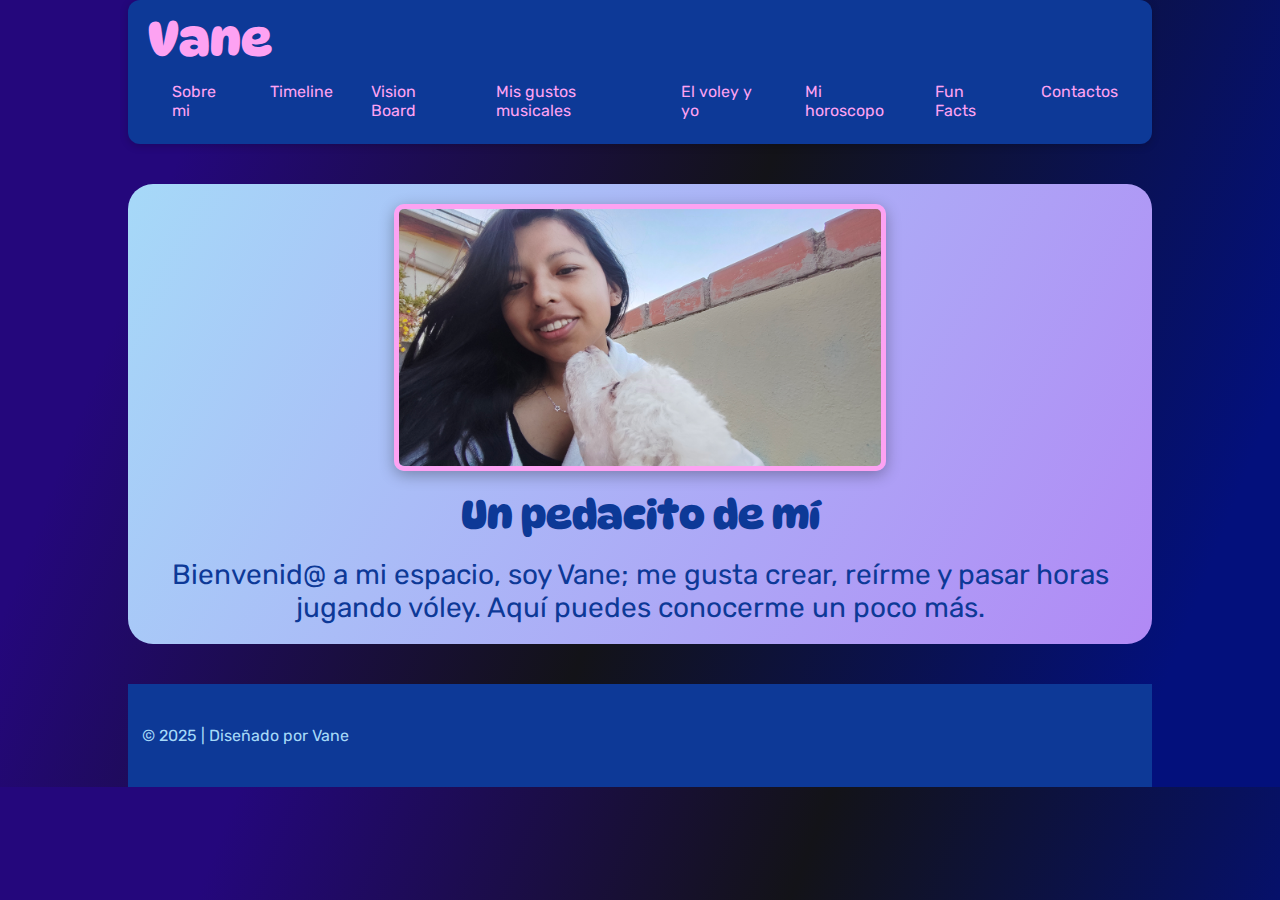
<file: index.html>
<!DOCTYPE html>
<html lang ="es">
<head>
    <meta charset="UTF-8">
    <meta name="viewport" content="width=device-width, initial-scale=1.0">
    <title>Mi pagina personal</title>
    <link rel="stylesheet" href="estilos/estilos.css">
</head>
<body>
<div class="contenedor">
    <!-- Es el divisor por defecto-->
    <header>
        <!-- Header es un contenedor para los elementos que identifican este contenido. Puede ir el menú y otros-->
        <h1><a href="">Vane</a>
            <!-- Las etiquetas h sirven para titulares (headings)-->
        </h1>
        <nav>
            <!-- Estructural: elementos de navegación-->
            <ul>
                <!-- Textual: sirve para crear listas-->
                <li>
                    <!-- TEXTUAL: sirve para crear items de lista-->


                </li>
                <li><a href="sobre_mi.html">Sobre mi</a></li>
                <li><a href="timelin.html">Timeline</a></li>
                <li><a href="Vision Board.html">Vision Board</a></li>
                <li><a href="mis_gustos_musicales.html">Mis gustos musicales</a></li>
                <li><a href="el_voley_y_yo.html">El voley y yo</a></li>
                <li><a href="mi_horoscopo.html">Mi horoscopo</a></li>
                <li><a href="fun_facts.html">Fun Facts</a></li>
                <li><a href="contacto.html">Contactos</a></li>
            </ul>
        </nav>
    </header>
<main>
  <div class="hero">
      <figure>
          <img src="imagenes/image_yo.png" alt="Foto de Vanesa">
      </figure>
      <h2>Un pedacito de mí</h2>
      <p>
          Bienvenid@ a mi espacio, soy Vane; me gusta crear, reírme y pasar horas jugando vóley.
          Aquí puedes conocerme un poco más.
      </p>
  </div>
</main>

    <footer>
    <p>© 2025 | Diseñado por Vane</p>
        
    </footer>
</div>


</body>
</html>
</file>
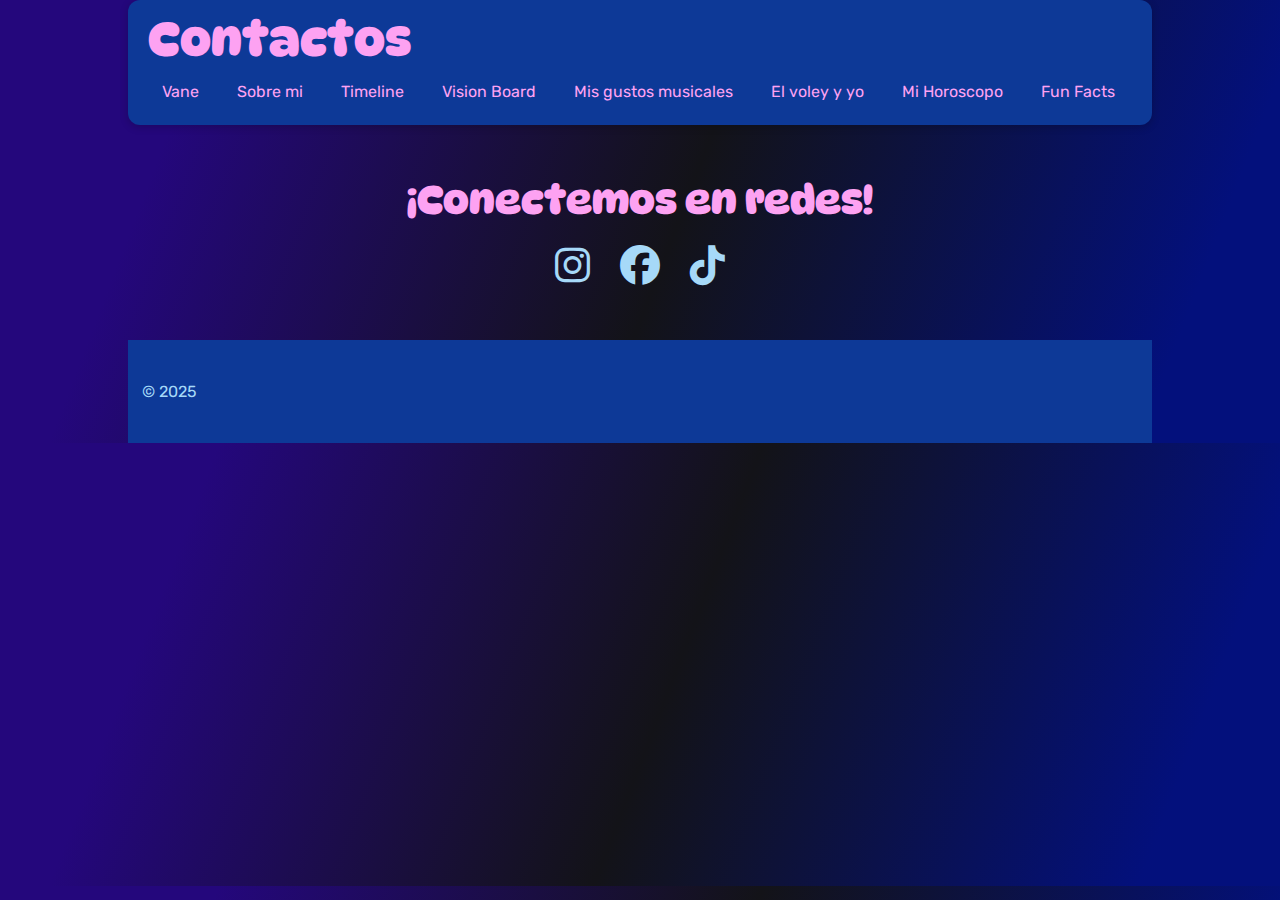
<file: contacto.html>
<!DOCTYPE html>
<html lang="es">
<head>
  <meta charset="UTF-8">
  <meta name="viewport" content="width=device-width, initial-scale=1.0">
  <title>Contacto</title>
  <link rel="stylesheet" href="estilos/estilos.css">
  <link rel="stylesheet" href="https://cdnjs.cloudflare.com/ajax/libs/font-awesome/6.5.0/css/all.min.css">
  <style>
    .contactos {
      max-width: 600px;
      margin: 50px auto;
      text-align: center;
    }

    .contactos h2 {
      font-size: var(--h2);
      margin-bottom: 20px;
      color: var(--rosa-claro);
    }

    .redes {
      display: flex;
      justify-content: center;
      gap: 30px;
      margin-top: 20px;
    }

    .redes a {
      font-size: 40px;
      color: var(--celeste-claro);
      transition: 0.3s;
    }

    .redes a:hover {
      color: var(--rosa-claro);
      transform: scale(1.2);
    }
  </style>
</head>
<body>
<div class="contenedor">

  <header>
    <h1><a href="">Contactos</a></h1>
    <nav>
      <ul>
        <li><a href="index.html">Vane</a></li>                
        <li><a href="sobre_mi.html">Sobre mi</a></li>
        <li><a href="timelin.html">Timeline</a></li>
        <li><a href="Vision Board.html">Vision Board</a></li>
        <li><a href="mis_gustos_musicales.html">Mis gustos musicales</a></li>
        <li><a href="el_voley_y_yo.html">El voley y yo</a></li>
        <li><a href="mi_horoscopo.html">Mi Horoscopo</a></li>
        <li><a href="fun_facts.html">Fun Facts</a></li>
      </ul>
    </nav>
  </header>

  <main>
    <div class="contactos">
      <h2>¡Conectemos en redes! </h2>
      <div class="redes">
        <a href="https://www.instagram.com/vanesa.a_a?igsh=ZHVzcDFxeTNnZGV5" target="_blank"><i class="fa-brands fa-instagram"></i></a>
        <a href="https://www.facebook.com/share/1A5arTghx8/" target="_blank"><i class="fa-brands fa-facebook"></i></a>
        <a href="https://www.tiktok.com/@adrivane.aep?_t=ZM-900sIJGJJ99&_r=1" target="_blank"><i class="fa-brands fa-tiktok"></i></a>
      </div>
    </div>
  </main>

  <footer>
    <p>© 2025</p>
  </footer>

</div>
</body>
</html>
</file>
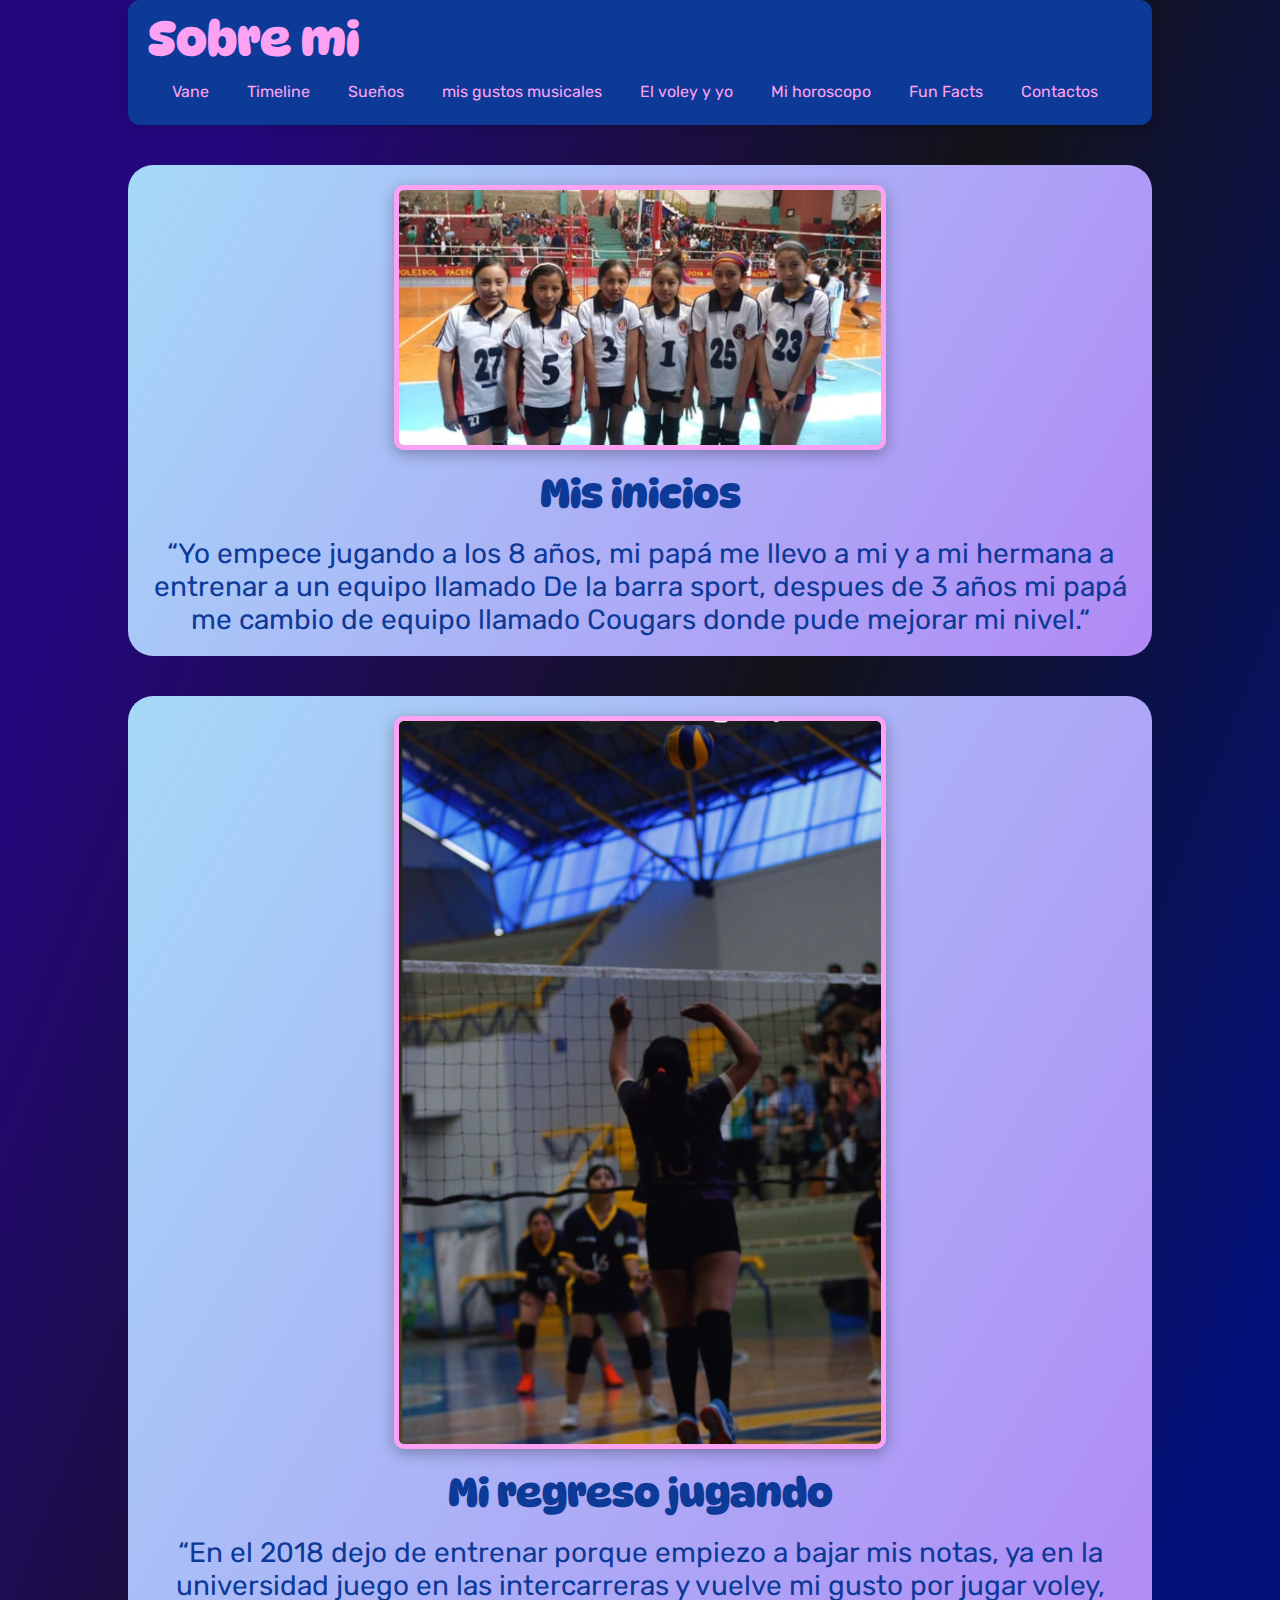
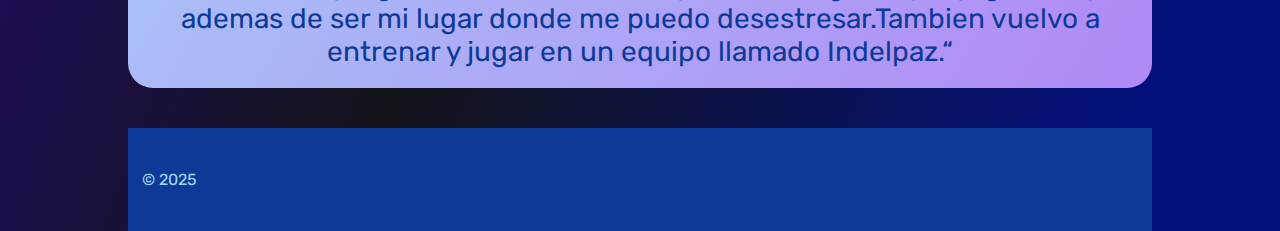
<file: el_voley_y_yo.html>
<!DOCTYPE html>
<html lang ="es">
<head>
    <meta charset="UTF-8">
    <meta name="viewport" content="width=device-width, initial-scale=1.0">
    <title>Sobre mi</title>
    <link rel="stylesheet" href="estilos/estilos.css">
</head>
<body>
<div class="contenedor">
    <!-- Es el divisor por defecto-->
    <header>
        <!-- Header es un contenedor para los elementos que identifican este contenido. Puede ir el menú y otros-->
        <h1><a href="">Sobre mi</a>
            <!-- Las etiquetas h sirven para titulares (headings)-->
        </h1>
        <nav>
            <!-- Estructural: elementos de navegación-->
            <ul>
                <!-- Textual: sirve para crear listas-->
                <li>
                    <!-- TEXTUAL: sirve para crear items de lista-->


                </li>
                <li><a href="index.html">Vane</a></li>
                <li><a href="timelin.html">Timeline</a></li>
                <li><a href="sueños.html">Sueños</a></li>
                <li><a href="mis_gustos_musicales.html">mis gustos musicales</a></li>
                <li><a href="el_voley_y_yo.html">El voley y yo</a></li>
                <li><a href="mi_horoscopo.html">Mi horoscopo</a></li>
                <li><a href="fun_facts.html">Fun Facts</a></li>
                <li><a href="contacto.html">Contactos</a></li>
            </ul>
        </nav>
    </header>
<main>
  <div class="hero">
    <figure>
          <img src="imagenes/yo_voley.png" alt="Foto de Vanesa">
      </figure>
      <h2>Mis inicios</h2>
      <p>
        “Yo empece jugando a los 8 años, mi papá me llevo a mi y a mi hermana a entrenar a un equipo llamado De la barra sport, despues de 3 años mi papá me cambio de equipo llamado Cougars donde pude mejorar mi nivel.“
      </p>
  </div>
    <div class="hero">
    <figure>
          <img src="imagenes/yo jugando.jpg" alt="Foto de Vanesa">
      </figure>
      <h2>Mi regreso jugando</h2>
      <p>
        “En el 2018 dejo de entrenar porque empiezo a bajar mis notas, ya en la universidad juego en las intercarreras y vuelve mi gusto por jugar voley, ademas de ser mi lugar donde me puedo desestresar.Tambien vuelvo a entrenar y jugar en un equipo llamado Indelpaz.“
      </p>
  </div>
</main>

    <footer>
        <p>© 2025</p>
        
    </footer>
</div>


</body>
</html>
</file>
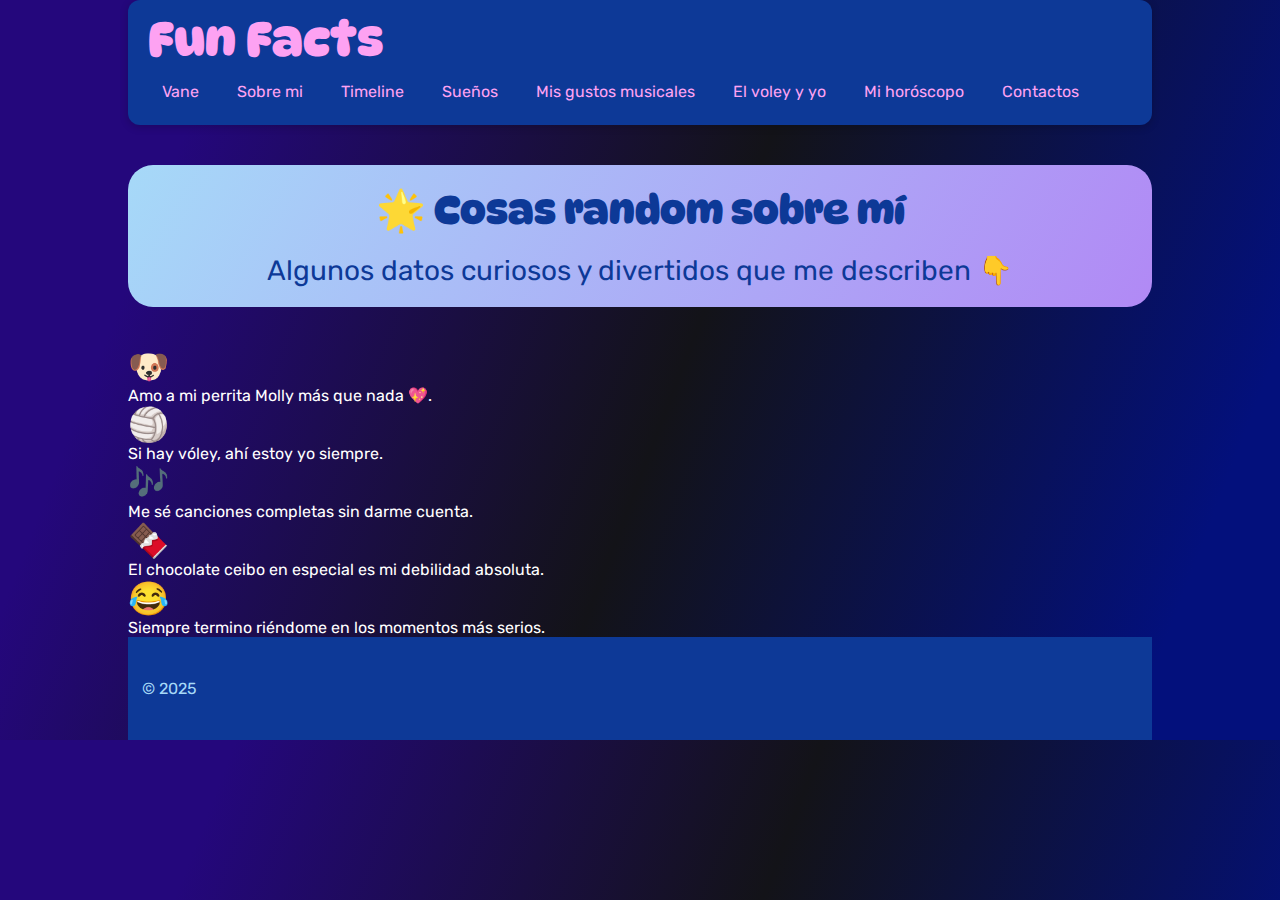
<file: fun_facts.html>
<!DOCTYPE html>
<html lang="es">
<head>
  <meta charset="UTF-8">
  <meta name="viewport" content="width=device-width, initial-scale=1.0">
  <title>Fun Facts</title>
  <link rel="stylesheet" href="estilos/estilos.css">
</head>
<body>
<div class="contenedor">

  <!-- HEADER -->
  <header>
    <h1><a href="">Fun Facts</a></h1>
    <nav>
      <ul>
        <li><a href="index.html">Vane</a></li>
        <li><a href="sobre_mi.html">Sobre mi</a></li>
        <li><a href="timelin.html">Timeline</a></li>
        <li><a href="sueños.html">Sueños</a></li>
        <li><a href="mis_gustos_musicales.html">Mis gustos musicales</a></li>
        <li><a href="el_voley_y_yo.html">El voley y yo</a></li>
        <li><a href="mi_horoscopo.html">Mi horóscopo</a></li>
        <li><a href="contacto.html">Contactos</a></li>
      </ul>
    </nav>
  </header>

  <!-- MAIN -->
  <main>
    <section class="hero">
      <h2>🌟 Cosas random sobre mí</h2>
      <p>Algunos datos curiosos y divertidos que me describen 👇</p>
    </section>

    <div class="cards">
      <div class="card">
        <h3>🐶</h3>
        <p>Amo a mi perrita Molly más que nada 💖.</p>
      </div>

      <div class="card">
        <h3>🏐</h3>
        <p>Si hay vóley, ahí estoy yo siempre.</p>
      </div>

      <div class="card">
        <h3>🎶</h3>
        <p>Me sé canciones completas sin darme cuenta.</p>
      </div>

      <div class="card">
        <h3>🍫</h3>
        <p>El chocolate ceibo en especial es mi debilidad absoluta.</p>
      </div>

      <div class="card">
        <h3>😂</h3>
        <p>Siempre termino riéndome en los momentos más serios.</p>
      </div>
    </div>
  </main>

  <!-- FOOTER -->
  <footer>
    <p>© 2025</p>
  </footer>

</div>
</body>
</html>
</file>
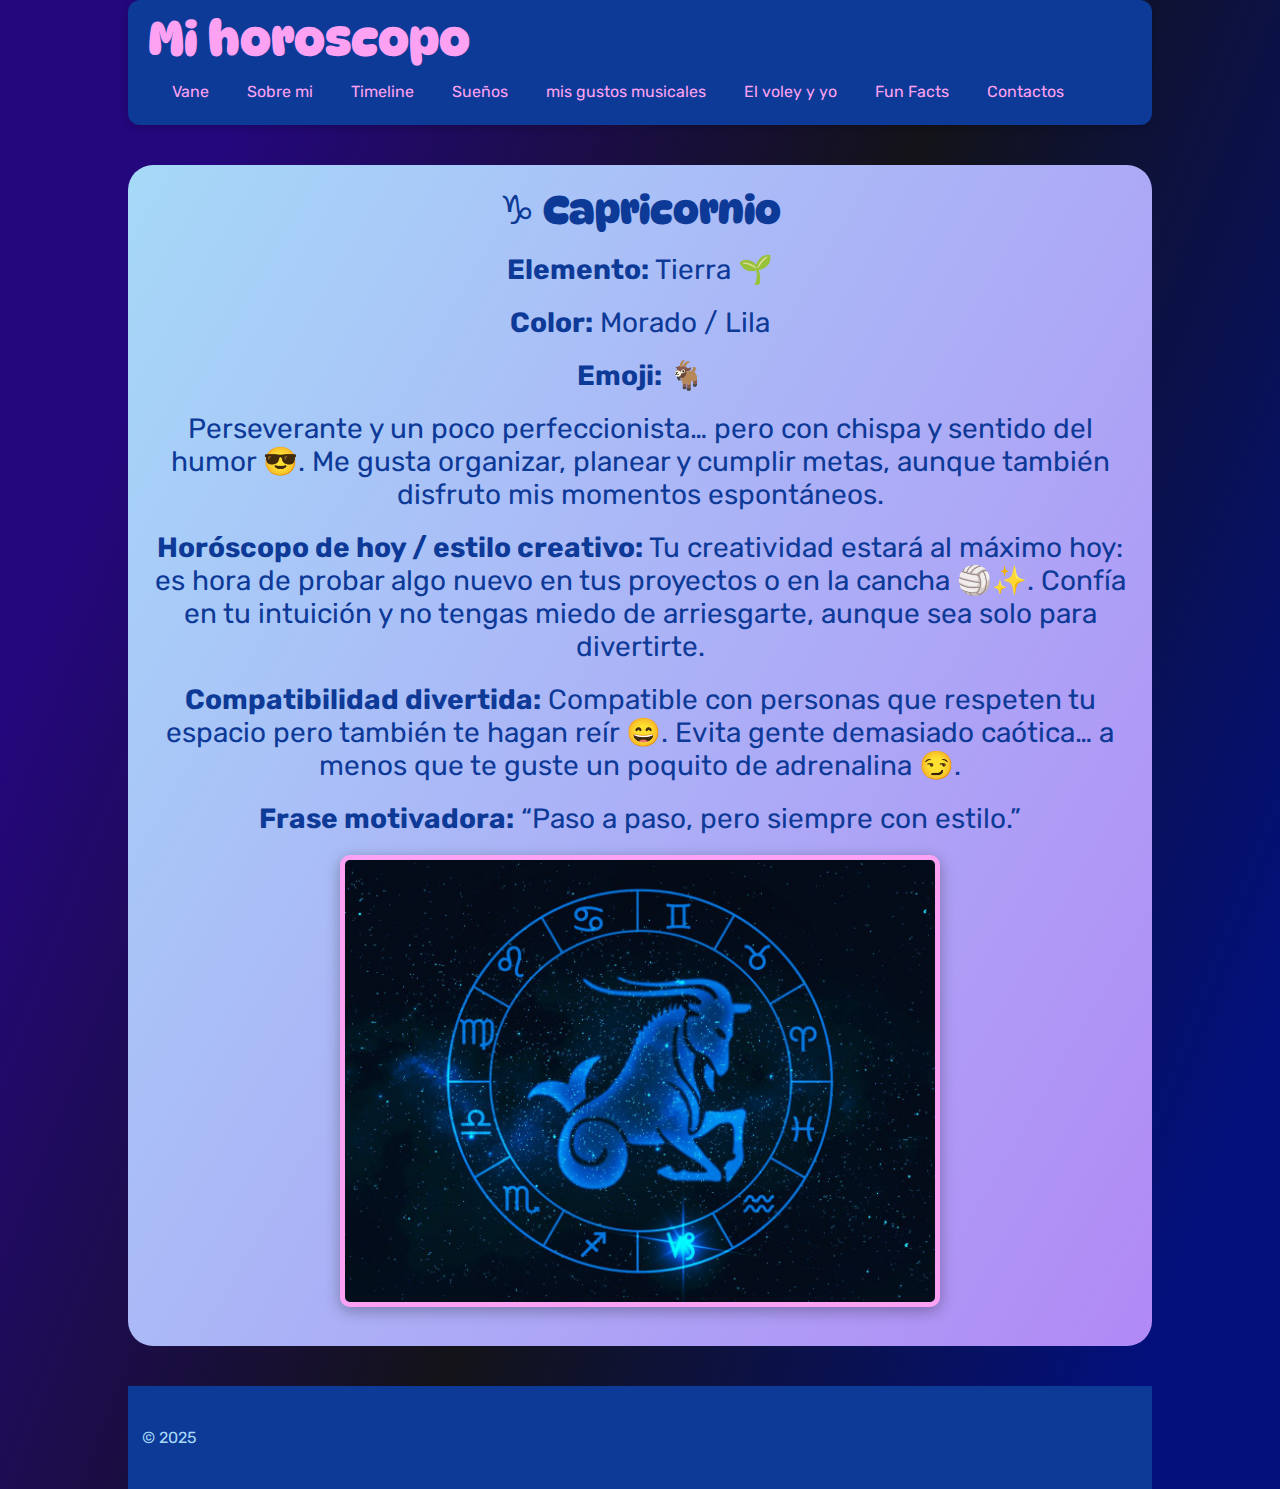
<file: mi_horoscopo.html>
<!DOCTYPE html>
<html lang ="es">
<head>
    <meta charset="UTF-8">
    <meta name="viewport" content="width=device-width, initial-scale=1.0">
    <title>Sobre mi</title>
    <link rel="stylesheet" href="estilos/estilos.css">
</head>
<body>
<div class="contenedor">
    <!-- Es el divisor por defecto-->
    <header>
        <!-- Header es un contenedor para los elementos que identifican este contenido. Puede ir el menú y otros-->
        <h1><a href="">Mi horoscopo</a>
            <!-- Las etiquetas h sirven para titulares (headings)-->
        </h1>
        <nav>
            <!-- Estructural: elementos de navegación-->
            <ul>
                <!-- Textual: sirve para crear listas-->
                <li>
                    <!-- TEXTUAL: sirve para crear items de lista-->


                </li>
                <li><a href="index.html">Vane</a></li>                
                <li><a href="sobre_mi.html">Sobre mi</a></li>
                <li><a href="timelin.html">Timeline</a></li>
                <li><a href="sueños.html">Sueños</a></li>
                <li><a href="mis_gustos_musicales.html">mis gustos musicales</a></li>
                <li><a href="el_voley_y_yo.html">El voley y yo</a></li>

                <li><a href="fun_facts.html">Fun Facts</a></li>
                <li><a href="contacto.html">Contactos</a></li>
            </ul>
        </nav>
    </header>
<main>
  <div class="hero">
      <h2>♑ Capricornio</h2>

      <p><strong>Elemento:</strong> Tierra 🌱</p>
      <p><strong>Color:</strong> Morado / Lila</p>
      <p><strong>Emoji:</strong> 🐐</p>

      <p>Perseverante y un poco perfeccionista… pero con chispa y sentido del humor 😎. Me gusta organizar, planear y cumplir metas, aunque también disfruto mis momentos espontáneos.</p>

      <p><strong>Horóscopo de hoy / estilo creativo:</strong> Tu creatividad estará al máximo hoy: es hora de probar algo nuevo en tus proyectos o en la cancha 🏐✨. Confía en tu intuición y no tengas miedo de arriesgarte, aunque sea solo para divertirte.</p>

      <p><strong>Compatibilidad divertida:</strong> Compatible con personas que respeten tu espacio pero también te hagan reír 😄. Evita gente demasiado caótica… a menos que te guste un poquito de adrenalina 😏.</p>

      <p><strong>Frase motivadora:</strong> “Paso a paso, pero siempre con estilo.”</p>

      <!-- Aquí agregamos la imagen -->
      <img src="imagenes/conscapricornio.jpg" alt="Capricornio" style="max-width:100%; margin-top:20px; border-radius:10px;">
  </div>
</main>

    <footer>
        <p>© 2025</p>
        
    </footer>
</div>

</body>
</html>
</file>
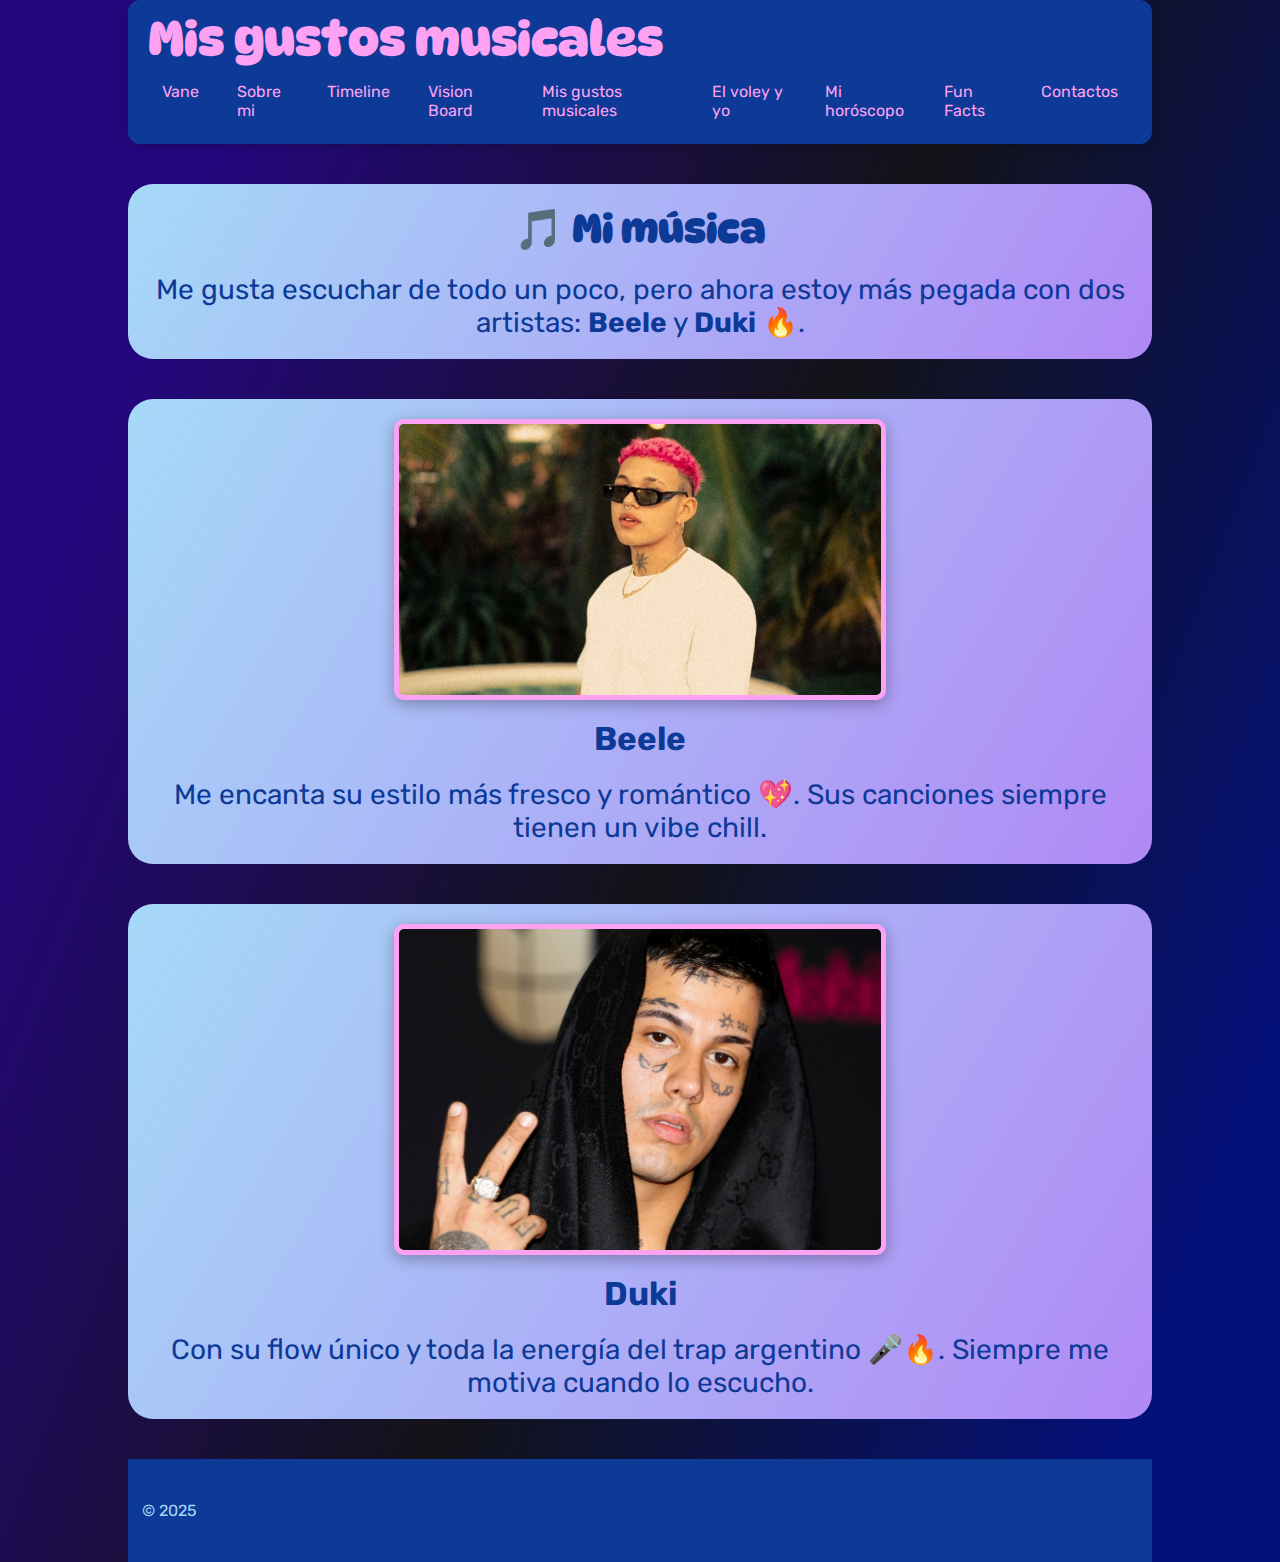
<file: mis_gustos_musicales.html>
<!DOCTYPE html>
<html lang="es">
<head>
  <meta charset="UTF-8">
  <meta name="viewport" content="width=device-width, initial-scale=1.0">
  <title>Mis gustos musicales</title>
  <link rel="stylesheet" href="estilos/estilos.css">
</head>
<body>
<div class="contenedor">

  <!-- HEADER -->
  <header>
    <h1><a href="">Mis gustos musicales</a></h1>
    <nav>
      <ul>
        <li><a href="index.html">Vane</a></li>
        <li><a href="sobre_mi.html">Sobre mi</a></li>
        <li><a href="timelin.html">Timeline</a></li>
        <li><a href="Vision Board.html">Vision Board</a></li>
        <li><a href="mis_gustos_musicales.html">Mis gustos musicales</a></li>
        <li><a href="el_voley_y_yo.html">El voley y yo</a></li>
        <li><a href="mi_horoscopo.html">Mi horóscopo</a></li>
        <li><a href="fun_facts.html">Fun Facts</a></li>
        <li><a href="contacto.html">Contactos</a></li>
      </ul>
    </nav>
  </header>

  <!-- MAIN -->
  <main>
    <section class="hero">
      <h2>🎵 Mi música</h2>
      <p>Me gusta escuchar de todo un poco, pero ahora estoy más pegada con dos artistas: <strong>Beele</strong> y <strong>Duki</strong> 🔥.</p>
    </section>

    <div class="cards">
      <div class="hero">
        <img src="imagenes/beele.jpg" alt="Beele">
        <h3>Beele</h3>
        <p>Me encanta su estilo más fresco y romántico 💖. Sus canciones siempre tienen un vibe chill.</p>
      </div>

      <div class="hero">
        <img src="imagenes/duki.png" alt="Duki">
        <h3>Duki</h3>
        <p>Con su flow único y toda la energía del trap argentino 🎤🔥. Siempre me motiva cuando lo escucho.</p>
      </div>
    </div>
  </main>

  <!-- FOOTER -->
  <footer>
    <p>© 2025</p>
  </footer>

</div>
</body>
</html>
</file>
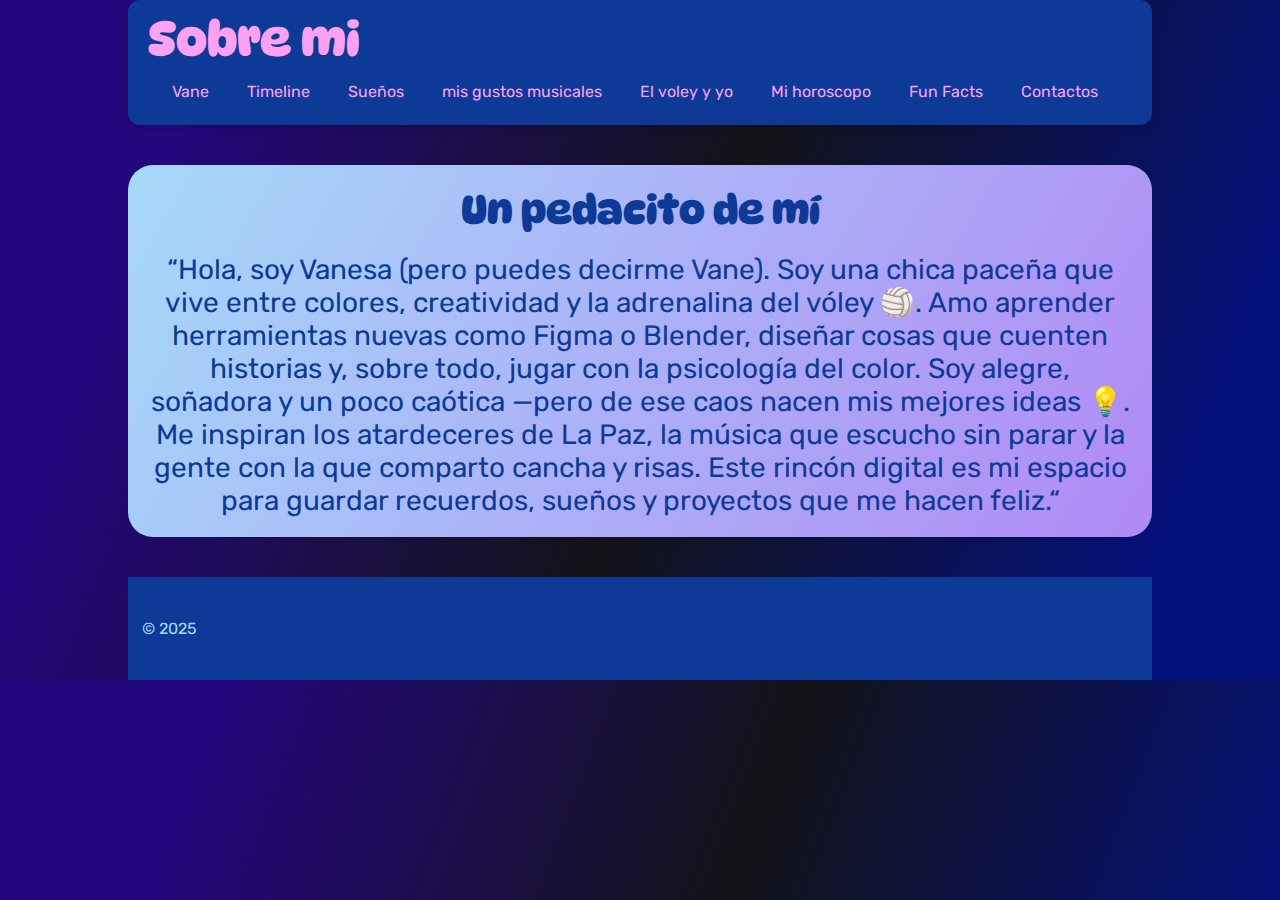
<file: sobre_mi.html>
<!DOCTYPE html>
<html lang ="es">
<head>
    <meta charset="UTF-8">
    <meta name="viewport" content="width=device-width, initial-scale=1.0">
    <title>Sobre mi</title>
    <link rel="stylesheet" href="estilos/estilos.css">
</head>
<body>
<div class="contenedor">
    <!-- Es el divisor por defecto-->
    <header>
        <!-- Header es un contenedor para los elementos que identifican este contenido. Puede ir el menú y otros-->
        <h1><a href="">Sobre mi</a>
            <!-- Las etiquetas h sirven para titulares (headings)-->
        </h1>
        <nav>
            <!-- Estructural: elementos de navegación-->
            <ul>
                <!-- Textual: sirve para crear listas-->
                <li>
                    <!-- TEXTUAL: sirve para crear items de lista-->


                </li>
                <li><a href="index.html">Vane</a></li>
                <li><a href="timelin.html">Timeline</a></li>
                <li><a href="sueños.html">Sueños</a></li>
                <li><a href="mis_gustos_musicales.html">mis gustos musicales</a></li>
                <li><a href="el_voley_y_yo.html">El voley y yo</a></li>
                <li><a href="mi_horoscopo.html">Mi horoscopo</a></li>
                <li><a href="fun_facts.html">Fun Facts</a></li>
                <li><a href="contacto.html">Contactos</a></li>
            </ul>
        </nav>
    </header>
<main>
  <div class="hero">
      <h2>Un pedacito de mí</h2>
      <p>
        “Hola, soy Vanesa (pero puedes decirme Vane). Soy una chica paceña que vive entre colores, creatividad y la adrenalina del vóley 🏐. Amo aprender herramientas nuevas como Figma o Blender, diseñar cosas que cuenten historias y, sobre todo, jugar con la psicología del color.
Soy alegre, soñadora y un poco caótica —pero de ese caos nacen mis mejores ideas 💡. Me inspiran los atardeceres de La Paz, la música que escucho sin parar y la gente con la que comparto cancha y risas.
Este rincón digital es mi espacio para guardar recuerdos, sueños y proyectos que me hacen feliz.“
      </p>
  </div>
</main>

    <footer>
        <p>© 2025</p>
        
    </footer>
</div>


</body>
</html>
</file>
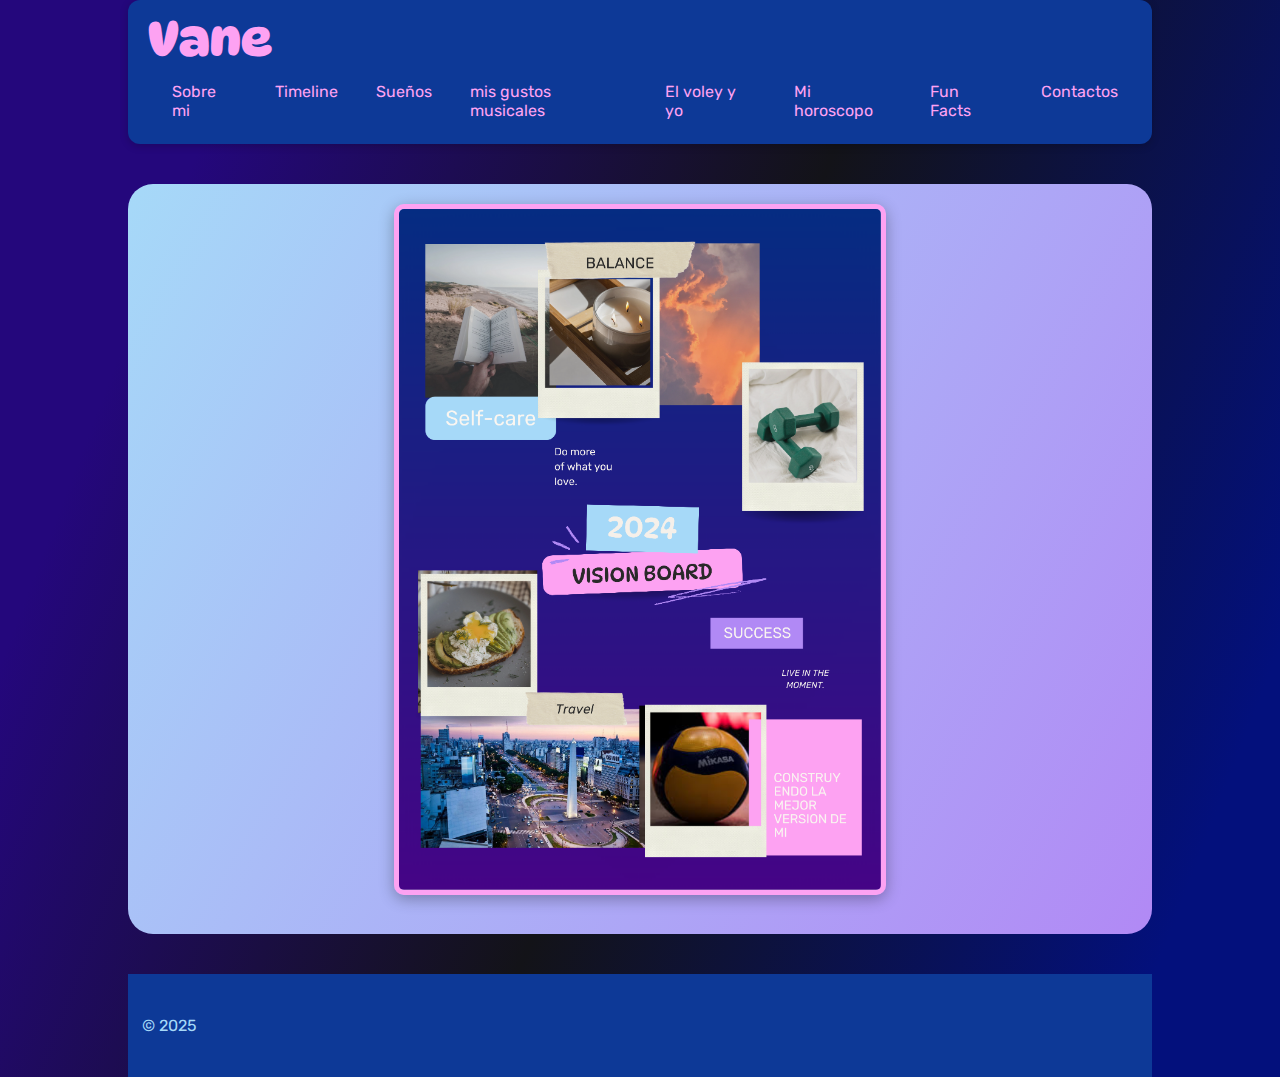
<file: sueños.html>
<!DOCTYPE html>
<html lang ="es">
<head>
    <meta charset="UTF-8">
    <meta name="viewport" content="width=device-width, initial-scale=1.0">
    <title>Mi pagina personal</title>
    <link rel="stylesheet" href="estilos/estilos.css">
</head>
<body>
<div class="contenedor">
    <!-- Es el divisor por defecto-->
    <header>
        <!-- Header es un contenedor para los elementos que identifican este contenido. Puede ir el menú y otros-->
        <h1><a href="">Vane</a>
            <!-- Las etiquetas h sirven para titulares (headings)-->
        </h1>
        <nav>
            <!-- Estructural: elementos de navegación-->
            <ul>
                <!-- Textual: sirve para crear listas-->
                <li>
                    <!-- TEXTUAL: sirve para crear items de lista-->


                </li>
                <li><a href="sobre_mi.html">Sobre mi</a></li>
                <li><a href="timelin.html">Timeline</a></li>
                <li><a href="sueños.html">Sueños</a></li>
                <li><a href="mis_gustos_musicales.html">mis gustos musicales</a></li>
                <li><a href="el_voley_y_yo.html">El voley y yo</a></li>
                <li><a href="mi_horoscopo.html">Mi horoscopo</a></li>
                <li><a href="fun_facts.html">Fun Facts</a></li>
                <li><a href="contacto.html">Contactos</a></li>
            </ul>
        </nav>
    </header>
<main>
  <div class="hero">
      <figure>
          <img src="imagenes/vision board.png" alt="Vision board">
      </figure>

  </div>
</main>

    <footer>
        <p>© 2025</p>
        
    </footer>
</div>


</body>
</html>
</file>
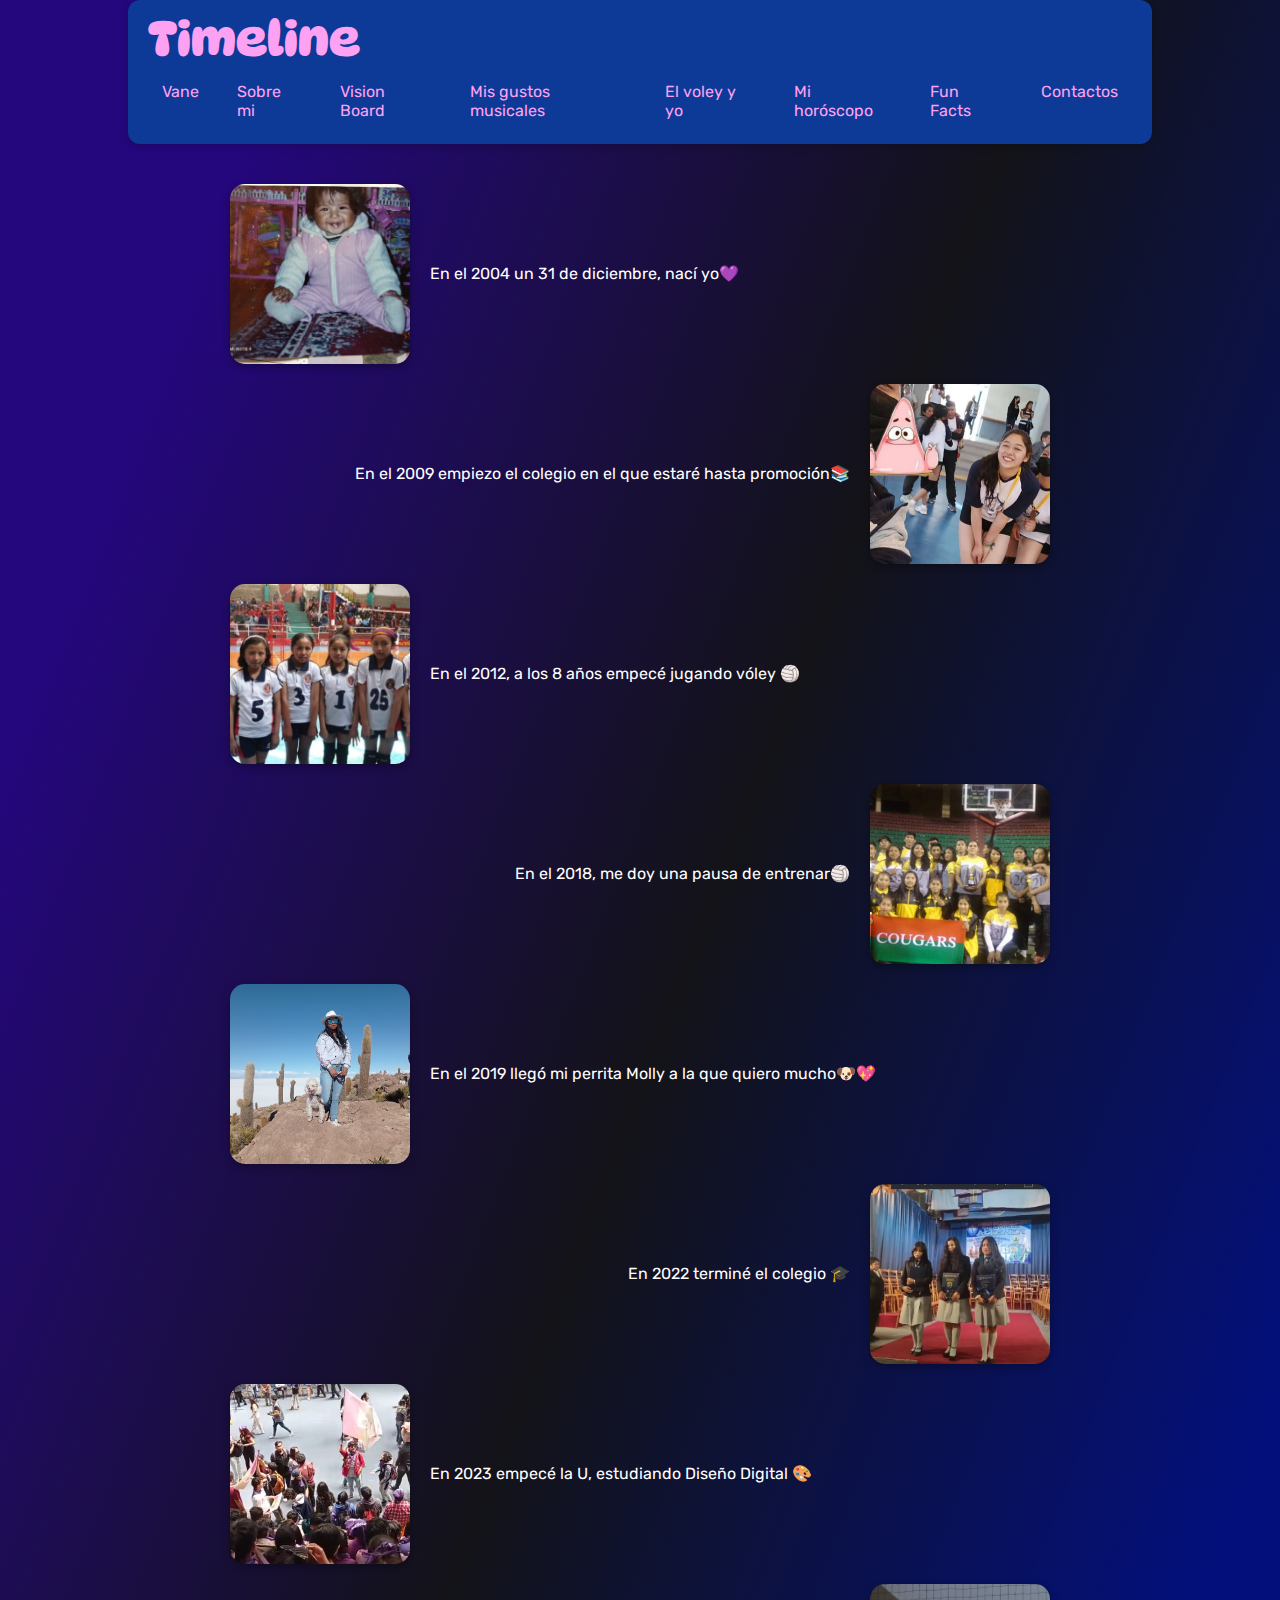
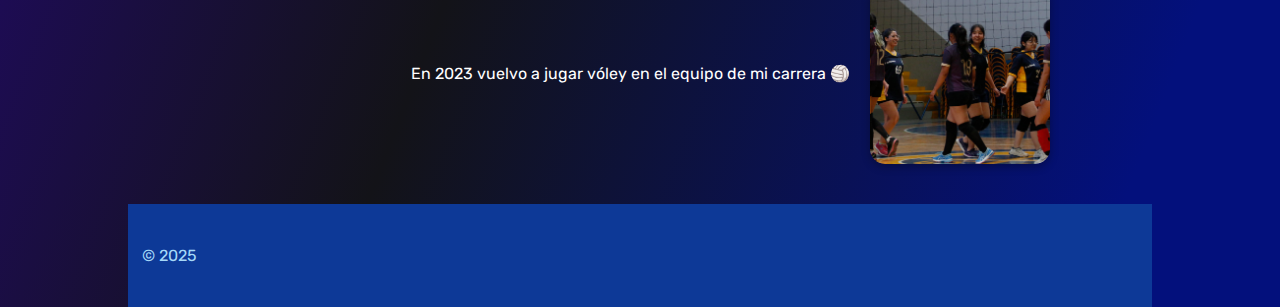
<file: timelin.html>
<!DOCTYPE html>
<html lang="es">
<head>
  <meta charset="UTF-8">
  <meta name="viewport" content="width=device-width, initial-scale=1.0">
  <title>Timeline</title>
  <link rel="stylesheet" href="estilos/estilos.css">
</head>
<body>
<div class="contenedor">
  
  <header>
    <h1><a href="">Timeline</a></h1>
    <nav>
      <ul>
        <li><a href="index.html">Vane</a></li>
        <li><a href="sobre_mi.html">Sobre mi</a></li>
        <li><a href="Vision Board.html">Vision Board</a></li>
        <li><a href="mis_gustos_musicales.html">Mis gustos musicales</a></li>
        <li><a href="el_voley_y_yo.html">El voley y yo</a></li>
        <li><a href="mi_horoscopo.html">Mi horóscopo</a></li>
        <li><a href="fun_facts.html">Fun Facts</a></li>
        <li><a href="contacto.html">Contactos</a></li>
      </ul>
    </nav>
  </header>

  <main>
    <div class="timeline">

      <div class="item left">
        <img src="imagenes/yo_bebe.jpg" alt="Nacimiento">
        <p>En el 2004 un 31 de diciembre, nací yo💜</p>
      </div>

      <div class="item right">
        <img src="imagenes/yo_colegio.png" alt="Colegio">
        <p>En el 2009 empiezo el colegio en el que estaré hasta promoción📚</p>
      </div>

      <div class="item left">
        <img src="imagenes/yo_voley.png" alt="Vóley">
        <p>En el 2012, a los 8 años empecé jugando vóley 🏐</p>
      </div>

      <div class="item right">
        <img src="imagenes/yo_voley2.jpg" alt="Pausa">
        <p>En el 2018, me doy una pausa de entrenar🏐</p>
      </div>

      <div class="item left">
        <img src="imagenes/molly_yo.png" alt="Molly">
        <p>En el 2019 llegó mi perrita Molly a la que quiero mucho🐶💖</p>
      </div>

      <div class="item right">
        <img src="imagenes/graduacion.png" alt="Graduación">
        <p>En 2022 terminé el colegio 🎓</p>
      </div>

      <div class="item left">
        <img src="imagenes/universidad.png" alt="Universidad">
        <p>En 2023 empecé la U, estudiando Diseño Digital 🎨</p>
      </div>

      <div class="item right">
        <img src="imagenes/2024voley.jpg" alt="Vóley universidad">
        <p>En 2023 vuelvo a jugar vóley en el equipo de mi carrera 🏐</p>
      </div>

    </div>
  </main>

  <footer>
    <p>© 2025</p>
  </footer>

</div>
</body>
</html>
</file>
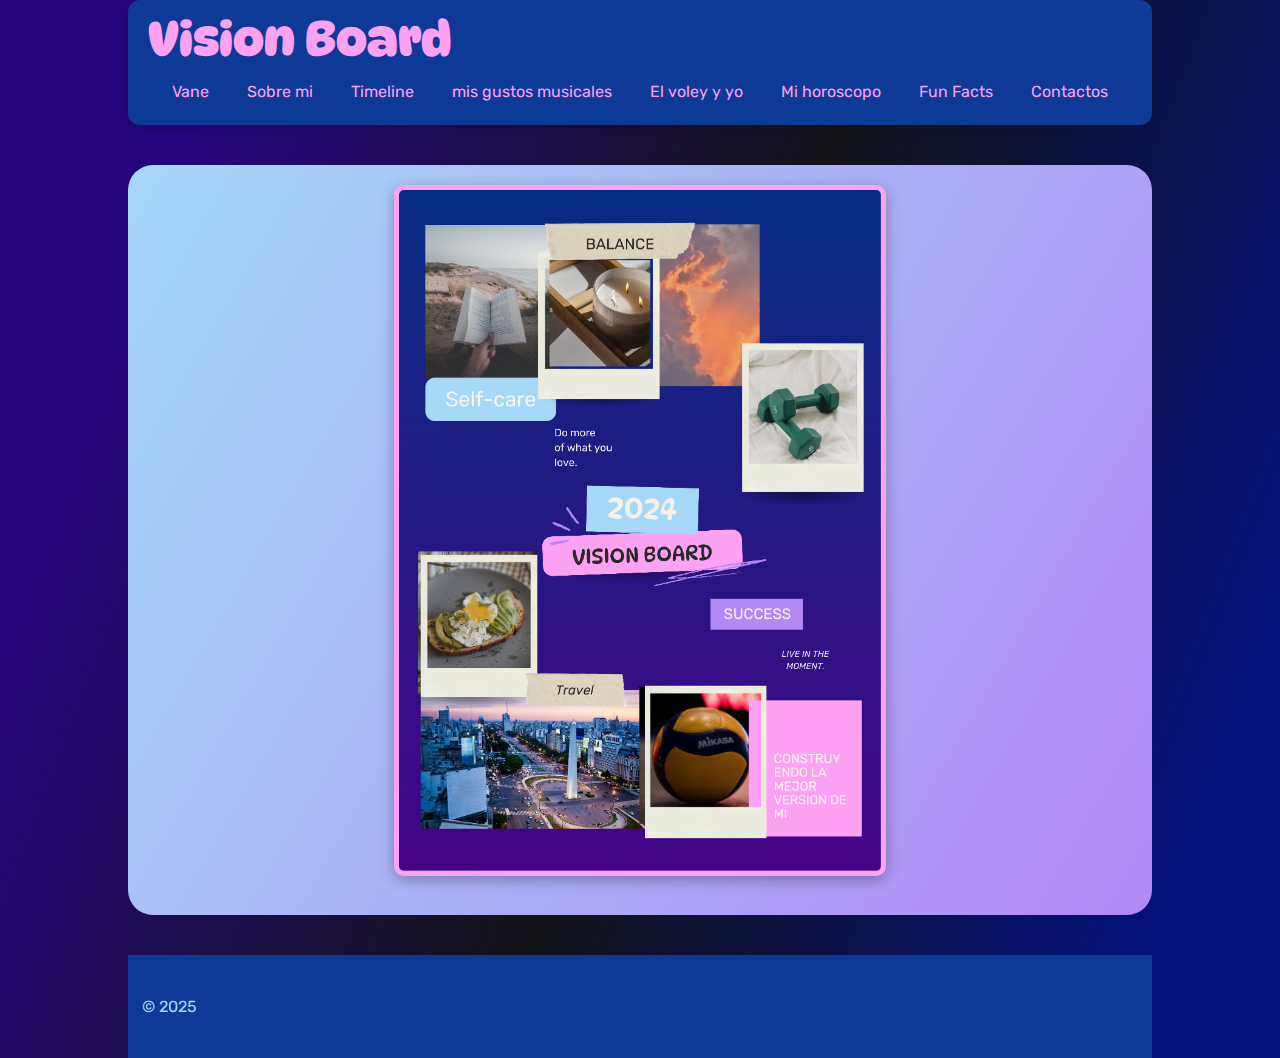
<file: Vision Board.html>
<!DOCTYPE html>
<html lang ="es">
<head>
    <meta charset="UTF-8">
    <meta name="viewport" content="width=device-width, initial-scale=1.0">
    <title>Mi pagina personal</title>
    <link rel="stylesheet" href="estilos/estilos.css">
</head>
<body>
<div class="contenedor">
    <!-- Es el divisor por defecto-->
    <header>
        <!-- Header es un contenedor para los elementos que identifican este contenido. Puede ir el menú y otros-->
        <h1><a href="">Vision Board</a>
            <!-- Las etiquetas h sirven para titulares (headings)-->
        </h1>
        <nav>
            <!-- Estructural: elementos de navegación-->
            <ul>
                <!-- Textual: sirve para crear listas-->
                <li>
                    <!-- TEXTUAL: sirve para crear items de lista-->


                </li>
                <li><a href="index.html">Vane</a></li>
                <li><a href="sobre_mi.html">Sobre mi</a></li>
                <li><a href="timelin.html">Timeline</a></li>
                <li><a href="mis_gustos_musicales.html">mis gustos musicales</a></li>
                <li><a href="el_voley_y_yo.html">El voley y yo</a></li>
                <li><a href="mi_horoscopo.html">Mi horoscopo</a></li>
                <li><a href="fun_facts.html">Fun Facts</a></li>
                <li><a href="contacto.html">Contactos</a></li>
            </ul>
        </nav>
    </header>
<main>
  <div class="hero">
      <figure>
          <img src="imagenes/vision board.png" alt="Vision board">
      </figure>

  </div>
</main>

    <footer>
        <p>© 2025</p>
        
    </footer>
</div>


</body>
</html>
</file>
<file: estilos/estilos.css>
@import url('https://fonts.googleapis.com/css2?family=DynaPuff:wdth,wght@75..100,400..700&family=Rubik:ital,wght@0,300..900;1,300..900&display=swap');

:root {
  /*  COLORES */
  --morado-profundo: #393083;
  --azul-oscuro: #0D3997;
  --celeste-claro: #A6D9F8;
  --rosa-claro: #FDA2F2;
  --lila: #B189F5;

  /*  ESCALA TIPOGRÁFICA */
  --h1: 48px;
  --h2: 40px;
  --h3: 33px;
  --h4: 28px;
  --h5: 23px;
  --h6: 19px;
  --p: 16px;
  --sm: 13px;
  --xsm: 11px;

  /* FUENTES */
  --font-heading: "Rubik", sans-serif;
  --font-body: "DynaPuff", system-ui;

  /* ESPACIADORES */
  --padding-1: 14px;
  --padding-2: 42px; /* 3 x PADDING-1 */
  --gap-1: 10px;
}

/*  RESET */
* {
  margin: 0;
  padding: 0;
  box-sizing: border-box;
}

body {
  background: linear-gradient(111deg, #24077C 15.05%, #131318 52.66%, #03107C 90.27%);
  font-family: var(--font-heading);
  color: white;
}

/*  TIPOGRAFÍA */
h1 {
  font-family: var(--font-body);
  font-size: var(--h1);
  font-weight: 700;

}
h2 {
  font-family: var(--font-body);
  font-size: var(--h2);
  font-weight: 700;
}
h3 {
  font-family: var(--font-heading);
  font-size: var(--h3);
  font-weight: 700;
}
h4, h5, h6 {
  font-family: var(--font-heading);
  text-transform: uppercase;
  font-weight: 400;
}
h4 { font-size: var(--h4); }
h5 { font-size: var(--h5); }
h6 { font-size: var(--h6); }

p {
  font-family: var(--font-heading);
  font-size: var(--p);
  font-weight: 400;
}

.sm {
  font-family: var(--font-heading);
  font-size: var(--sm);
  font-weight: 400;
  text-transform: uppercase;
}

.xsm {
  font-family: var(--font-heading);
  font-size: var(--xsm);
  font-weight: 400;
  text-transform: uppercase;
}

.italic { font-style: italic; }
.bold { font-weight: 700; }

/* CONTENEDOR */
.contenedor {
  width: 80%;
  margin: 0 auto;
}

/*  HEADER */
header {
  display: flex;
  justify-content: space-between;
  align-items: center;         
  background: var(--azul-oscuro);  
  padding: 10px 20px;
  border-radius: 12px;
  box-shadow: 0 2px 8px rgba(0,0,0,0.2);
  margin-bottom: 20px;
  flex-wrap: wrap;   /* deja que el h1 y el menú bajen si no entran */
}

header h1 {
  margin: 0;
  flex: 1;                    
  min-width: 200px;
  line-height: 1.2;
  white-space: normal;         
  overflow-wrap: break-word;   
}

header h1 a {
  color: var(--rosa-claro) !important;  
  text-decoration: none;
}

/* Navegación */
header nav ul {
  display: flex;
  list-style: none;
  gap: var(--gap-1);
  margin: 0;
  padding: 0;
}

header nav ul li a {
  color: var(--rosa-claro);
  text-decoration: none;
  display: block;
  padding: var(--padding-1);
  border-radius: 6px;
  transition: 0.3s;
}

header nav ul li a:hover {
  background-color: var(--rosa-claro);
  color: var(--azul-oscuro);
}


/*  FOOTER */
footer {
  display: flex;
  justify-content: space-between;
  padding: var(--padding-2) var(--padding-1);
  background-color: var(--azul-oscuro);
  color: var(--celeste-claro);
}
footer p a {
  text-decoration: none;
  color: var(--rosa-claro);
}
footer nav ul {
  display: flex;
  gap: var(--gap-1);
  list-style: none;
}
footer nav ul li a {
  text-decoration: none;
  color: var(--celeste-claro);
}

/* OTROS */
span { background-color: orange; }
.rojo { background-color: red; }
.mayusculas { text-transform: uppercase; }
#unico { background-color: green; }

/* CAJA IDEAS.HTML */
.contenido {
  border-top: 3px solid #f43;
  border-bottom: 10px double rgb(67, 200, 10);
  border-radius: 10px;
  border-top-right-radius: 100px;
  background-color: azure;
  box-shadow: 10px -10px 20px rgba(0, 0, 0,0.2);
  width: 600px;
  margin: 0 auto;
  padding: 40px;
}
.contenido h2 {
  background-color: red;
  margin-bottom: 20px;
}
.contenido p {
  margin: 0 20px 20px 60px;
}
.contenido a {
  background: grey;
  display: block;
  text-align: center;
  border-radius: 8px;
  padding: 12px 16px;
  color: white;
  text-decoration: none;
  text-transform: uppercase;
  letter-spacing: 0.05em;
  width: 250px;
  margin: 0 auto 20px auto;
}
.contenido a:hover {
  background-color: blue;
}

/*  FLEXBOX EJEMPLO */
.ejemplo {
  padding: 10px;
  border: 1px solid #000;
  display: flex;
  justify-content: space-around;
}
.ejemplo div {
  flex-grow: 1;
  height: 100px;
  background: purple;
  border: 1px solid #1f0031;
  color: white;
  text-align: center;
  padding-top: 40px;
}
.ejemplo div:nth-child(2) {
  flex-grow: 2;
}

/* HERO */
.hero {
  display:block;
  flex-direction: column;
  align-items: center;
  text-align: center;
  color: var(--azul-oscuro);
  background: linear-gradient(120deg, var(--celeste-claro), var(--lila));
  padding: 20px 20px; 
  border-radius: 25px; 
  margin: 40px auto;


  max-width: 1200px;  

}
.hero img {
  width: 600px;        
  max-width: 50%;      
  height: auto;
  border-radius: 10px;
  border: 5px solid var(--rosa-claro);
  box-shadow: 0 4px 15px rgba(0,0,0,0.3);
  margin-bottom: 15px;
}

/* Pie de foto opcional */
.hero figcaption {
  font-size: var(--p);
  color: var(--azul-oscuro);
  margin-bottom: 25px;
}

.hero h1 {
  font-size: var(--h1);
}
.hero p {
  font-size: var(--h4);
  margin-top: 20px;
}

.timeline {
  width: 80%;
  margin: 40px auto;
}

.item {
  display: flex;
  align-items: center;
  margin: 20px 0;
}

/* TIMELINE - IMÁGENES UNIFORMES */
.item img {
  width: 180px;        
  height: 180px;      
  object-fit: cover;   
  border-radius: 15px; 
  margin-right: 20px;
  box-shadow: 0 3px 8px rgba(0,0,0,0.3); 
}

.item.right img {
  margin-left: 20px;
  margin-right: 0;
}


.item.right {
  flex-direction: row-reverse;
  text-align: right;
}
</file>
